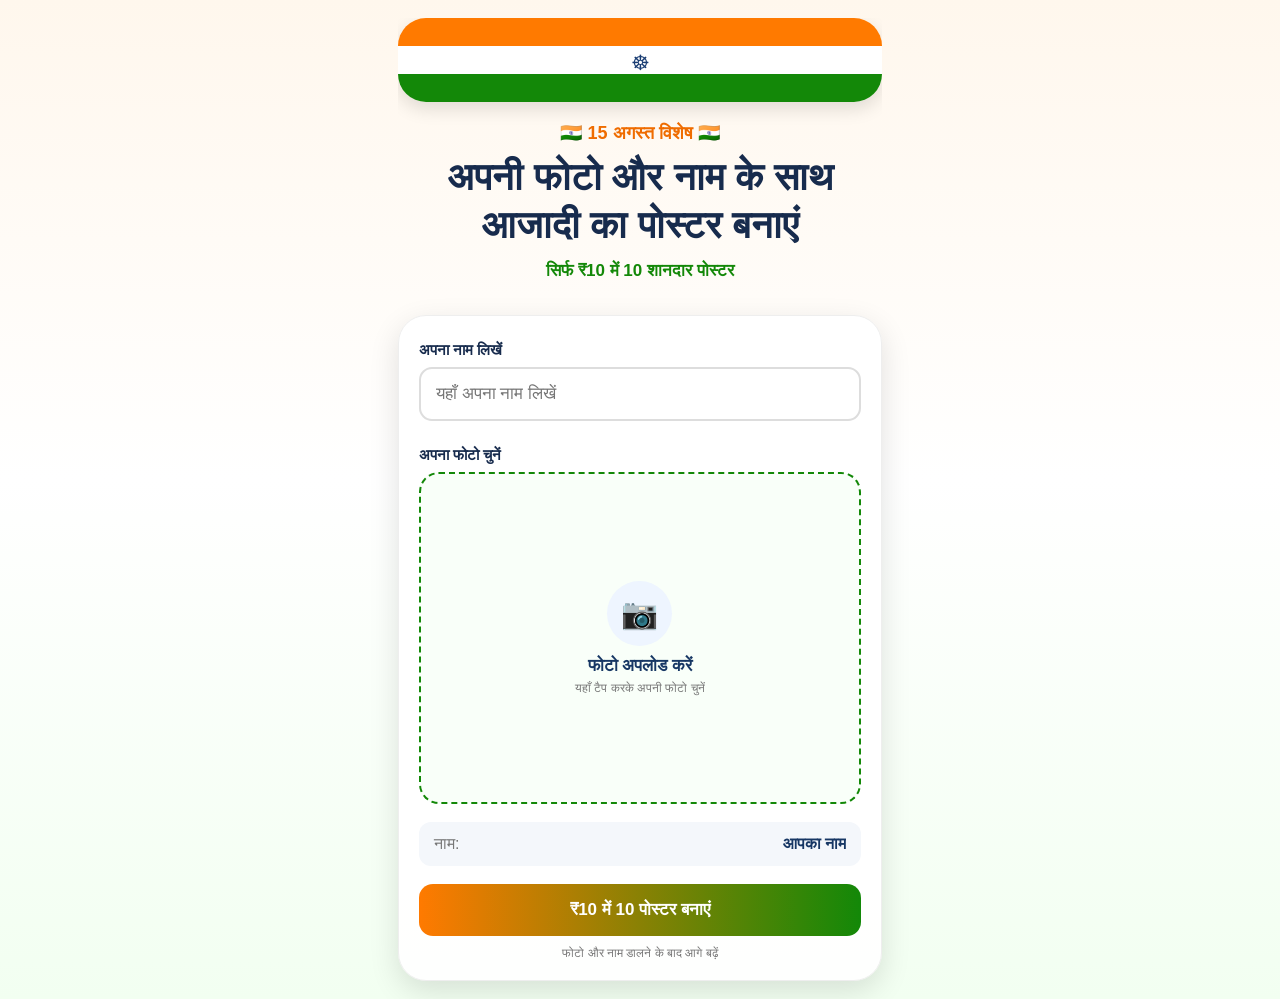
<file: index.backup.html>
<!DOCTYPE html>
<html lang="hi">
<head>
  <meta charset="UTF-8">
  <meta name="viewport" content="width=device-width, initial-scale=1.0">
  <title>15 अगस्त स्पेशल पोस्टर</title>
  <link rel="stylesheet" href="css/style.css">
</head>

<body>

  <main class="page">

    <section class="hero">
      
      <p class="small-title">🇮🇳 15 अगस्त विशेष 🇮🇳</p>

      <h1>अपनी फोटो और नाम के साथ<br>आजादी का पोस्टर बनाएं</h1>

      <p class="subtitle">
        सिर्फ ₹10 में 10 शानदार पोस्टर
      </p>
    </section>


    <section class="card">

      <label for="nameInput">अपना नाम लिखें</label>

      <input
        id="nameInput"
        type="text"
        maxlength="40"
        placeholder="यहाँ अपना नाम लिखें"
      >


      <label>अपना फोटो चुनें</label>

      <label for="photoInput" class="upload-box">

        <div id="placeholder">
          <div class="camera">📷</div>
          <strong>फोटो अपलोड करें</strong>
          <span>यहाँ टैप करके अपनी फोटो चुनें</span>
        </div>

        <img id="preview" alt="आपकी फोटो">

      </label>

      <input
        id="photoInput"
        type="file"
        accept="image/*"
        hidden
      >


      <div class="preview-info">
        <span>नाम:</span>
        <strong id="namePreview">आपका नाम</strong>
      </div>


      <button id="continueBtn">
        ₹10 में 10 पोस्टर बनाएं
      </button>

      <p class="note">
        फोटो और नाम डालने के बाद आगे बढ़ें
      </p>

    </section>

  </main>

  <script src="js/app.js"></script>

</body>
</html>
</file>
<file: css/style.css>
* {
  box-sizing: border-box;
  margin: 0;
  padding: 0;
}

body {
  min-height: 100vh;
  font-family: Arial, "Noto Sans Devanagari", sans-serif;
  background:
    linear-gradient(
      180deg,
      #fff7ed 0%,
      #ffffff 48%,
      #f2fff1 100%
    );
  color: #172b4d;
}

.page {
  width: 100%;
  max-width: 520px;
  margin: auto;
  padding: 18px;
}

.hero {
  position: relative;
  text-align: center;
  padding: 104px 12px 24px;
  overflow: hidden;
}

/* Professional tricolor banner */
.hero::before {
  content: "";
  position: absolute;
  top: 0;
  left: 50%;
  transform: translateX(-50%);
  width: 100%;
  max-width: 500px;
  height: 84px;

  background:
    linear-gradient(
      to bottom,
      #ff7a00 0 33.333%,
      #ffffff 33.333% 66.666%,
      #138808 66.666% 100%
    );

  border-radius: 28px;

  box-shadow:
    0 7px 18px rgba(0,0,0,.12);

  z-index: 0;
}

/* Ashoka Chakra stays inside the white stripe only */
.hero::after {
  content: "☸";
  position: absolute;

  top: 34px;
  left: 50%;
  transform: translateX(-50%);

  width: 22px;
  height: 22px;

  display: flex;
  align-items: center;
  justify-content: center;

  color: #1a3d73;
  font-size: 21px;
  line-height: 22px;

  z-index: 2;
}

/* Keep text above the flag */
.hero > * {
  position: relative;
  z-index: 3;
}

.chakra {
  display: none;
}

.small-title {
  color: #ef6c00;
  font-size: 18px;
  font-weight: 800;
  margin-bottom: 10px;
}

h1 {
  font-size: clamp(27px, 7vw, 38px);
  line-height: 1.25;
  font-weight: 900;
}

.subtitle {
  margin-top: 12px;
  font-size: 17px;
  font-weight: 700;
  color: #138808;
}

.card {
  background: rgba(255,255,255,.96);
  border-radius: 28px;
  padding: 20px;
  margin-top: 10px;
  box-shadow: 0 10px 30px rgba(0,0,0,.12);
  border: 1px solid #eee;
}

.card label:not(.upload-box) {
  display: block;
  font-size: 15px;
  font-weight: 800;
  margin: 5px 0 8px;
}

#nameInput {
  width: 100%;
  padding: 15px;
  border: 2px solid #ddd;
  border-radius: 13px;
  outline: none;
  font-size: 17px;
  margin-bottom: 20px;
}

#nameInput:focus {
  border-color: #138808;
}

.upload-box {
  position: relative;
  width: 100%;
  aspect-ratio: 4 / 3;
  border: 2px dashed #138808;
  border-radius: 20px;
  background: #f9fff9;
  overflow: hidden;
  display: flex;
  justify-content: center;
  align-items: center;
  cursor: pointer;
}

#placeholder {
  display: flex;
  flex-direction: column;
  align-items: center;
  text-align: center;
  color: #173764;
}

.camera {
  width: 65px;
  height: 65px;
  display: flex;
  align-items: center;
  justify-content: center;
  border-radius: 50%;
  background: #eef5ff;
  font-size: 30px;
  margin-bottom: 10px;
}

#placeholder strong {
  font-size: 17px;
}

#placeholder span {
  color: #777;
  font-size: 12px;
  margin-top: 5px;
}

#preview {
  position: absolute;
  inset: 0;
  width: 100%;
  height: 100%;
  object-fit: contain;
  background: #fff;
  object-fit: cover;
  display: none;
}

.preview-info {
  margin-top: 18px;
  padding: 13px 15px;
  border-radius: 12px;
  background: #f4f7fb;
  display: flex;
  justify-content: space-between;
  gap: 10px;
}

.preview-info span {
  color: #777;
}

.preview-info strong {
  color: #173764;
  overflow: hidden;
  text-overflow: ellipsis;
  white-space: nowrap;
}

#continueBtn {
  width: 100%;
  margin-top: 18px;
  padding: 16px;
  border: 0;
  border-radius: 14px;
  background: linear-gradient(90deg, #ff7a00, #138808);
  color: white;
  font-size: 17px;
  font-weight: 900;
  cursor: pointer;
}

#continueBtn:active {
  transform: scale(.98);
}

.note {
  text-align: center;
  margin-top: 10px;
  font-size: 12px;
  color: #777;
}

.payment-section,
.screenshot-section {
  margin-top: 28px;
  text-align: center;
}

.payment-section h2,
.screenshot-section h2,
.poster-section h2 {
  font-size: 21px;
  color: #172b4d;
  margin-bottom: 8px;
}

.payment-text {
  color: #666;
  font-size: 14px;
  margin-bottom: 15px;
}

.payment-qr {
  display: block;
  width: min(100%, 300px);
  aspect-ratio: 1 / 1;
  object-fit: contain;
  margin: 12px auto 18px;
  border-radius: 18px;
  background: white;
  box-shadow: 0 5px 20px rgba(0,0,0,.12);
}

.pay-btn,
.download-btn {
  display: block;
  width: 100%;
  padding: 15px;
  border-radius: 14px;
  text-align: center;
  text-decoration: none;
  font-size: 17px;
  font-weight: 900;
  color: white;
  background: linear-gradient(90deg, #138808, #0b6e07);
  margin-top: 12px;
}

.screenshot-box {
  position: relative;
  width: 100%;
  min-height: 190px;
  border: 2px dashed #138808;
  border-radius: 20px;
  background: #f9fff9;
  overflow: hidden;
  display: flex;
  align-items: center;
  justify-content: center;
  cursor: pointer;
}

#paymentPlaceholder {
  display: flex;
  flex-direction: column;
  align-items: center;
  text-align: center;
  color: #173764;
  padding: 25px;
}

#paymentPlaceholder strong {
  font-size: 17px;
}

#paymentPlaceholder span {
  color: #777;
  font-size: 12px;
  margin-top: 6px;
}

#paymentPreview {
  position: absolute;
  inset: 0;
  width: 100%;
  height: 100%;
  object-fit: contain;
  background: #fff;
  display: none;
}

.payment-status {
  min-height: 20px;
  margin-top: 12px;
  font-size: 13px;
  color: #666;
}

.payment-status.success {
  color: #138808;
  font-weight: 800;
}

.payment-status.error {
  color: #c62828;
  font-weight: 800;
}

#generateBtn:disabled {
  opacity: .5;
  cursor: not-allowed;
}

.poster-section {
  display: none;
  margin-top: 35px;
  text-align: center;
}

#posterCanvas {
  display: block;
  width: 100%;
  max-width: 450px;
  height: auto;
  margin: 15px auto;
  border-radius: 18px;
  box-shadow: 0 8px 25px rgba(0,0,0,.18);
  background: white;
}

.download-btn {
  background: linear-gradient(90deg, #ff7a00, #138808);
  margin-bottom: 10px;
}

.download-btn {
  width: 100%;
  min-height: 58px;
  margin-top: 18px;
  padding: 16px 20px;
  border-radius: 15px;
  background: linear-gradient(90deg, #ff7a00, #138808);
  color: #ffffff;
  text-decoration: none;
  font-size: 18px;
  font-weight: 900;
  align-items: center;
  justify-content: center;
  text-align: center;
  box-shadow: 0 7px 18px rgba(0,0,0,.14);
}

.download-btn:active {
  transform: scale(.98);
}

.poster-section {
  margin-top: 25px;
}

.poster-section h2 {
  margin-bottom: 15px;
  text-align: center;
}

#posterCanvas {
  width: 100%;
  height: auto;
  display: block;
  border-radius: 18px;
  box-shadow: 0 8px 25px rgba(0,0,0,.14);
}

/* Download button - locked before screenshot */
.download-disabled {
  display: flex;
  background: #d8d8d8 !important;
  color: #888 !important;
  box-shadow: none !important;
  cursor: not-allowed;
  opacity: 0.85;
  pointer-events: auto;
}

/* Download button - active after screenshot */
.download-active {
  display: flex;
  background: linear-gradient(90deg, #ff7a00, #138808) !important;
  color: #ffffff !important;
  box-shadow: 0 7px 18px rgba(0,0,0,.14) !important;
  cursor: pointer;
  opacity: 1;
}
</file>
